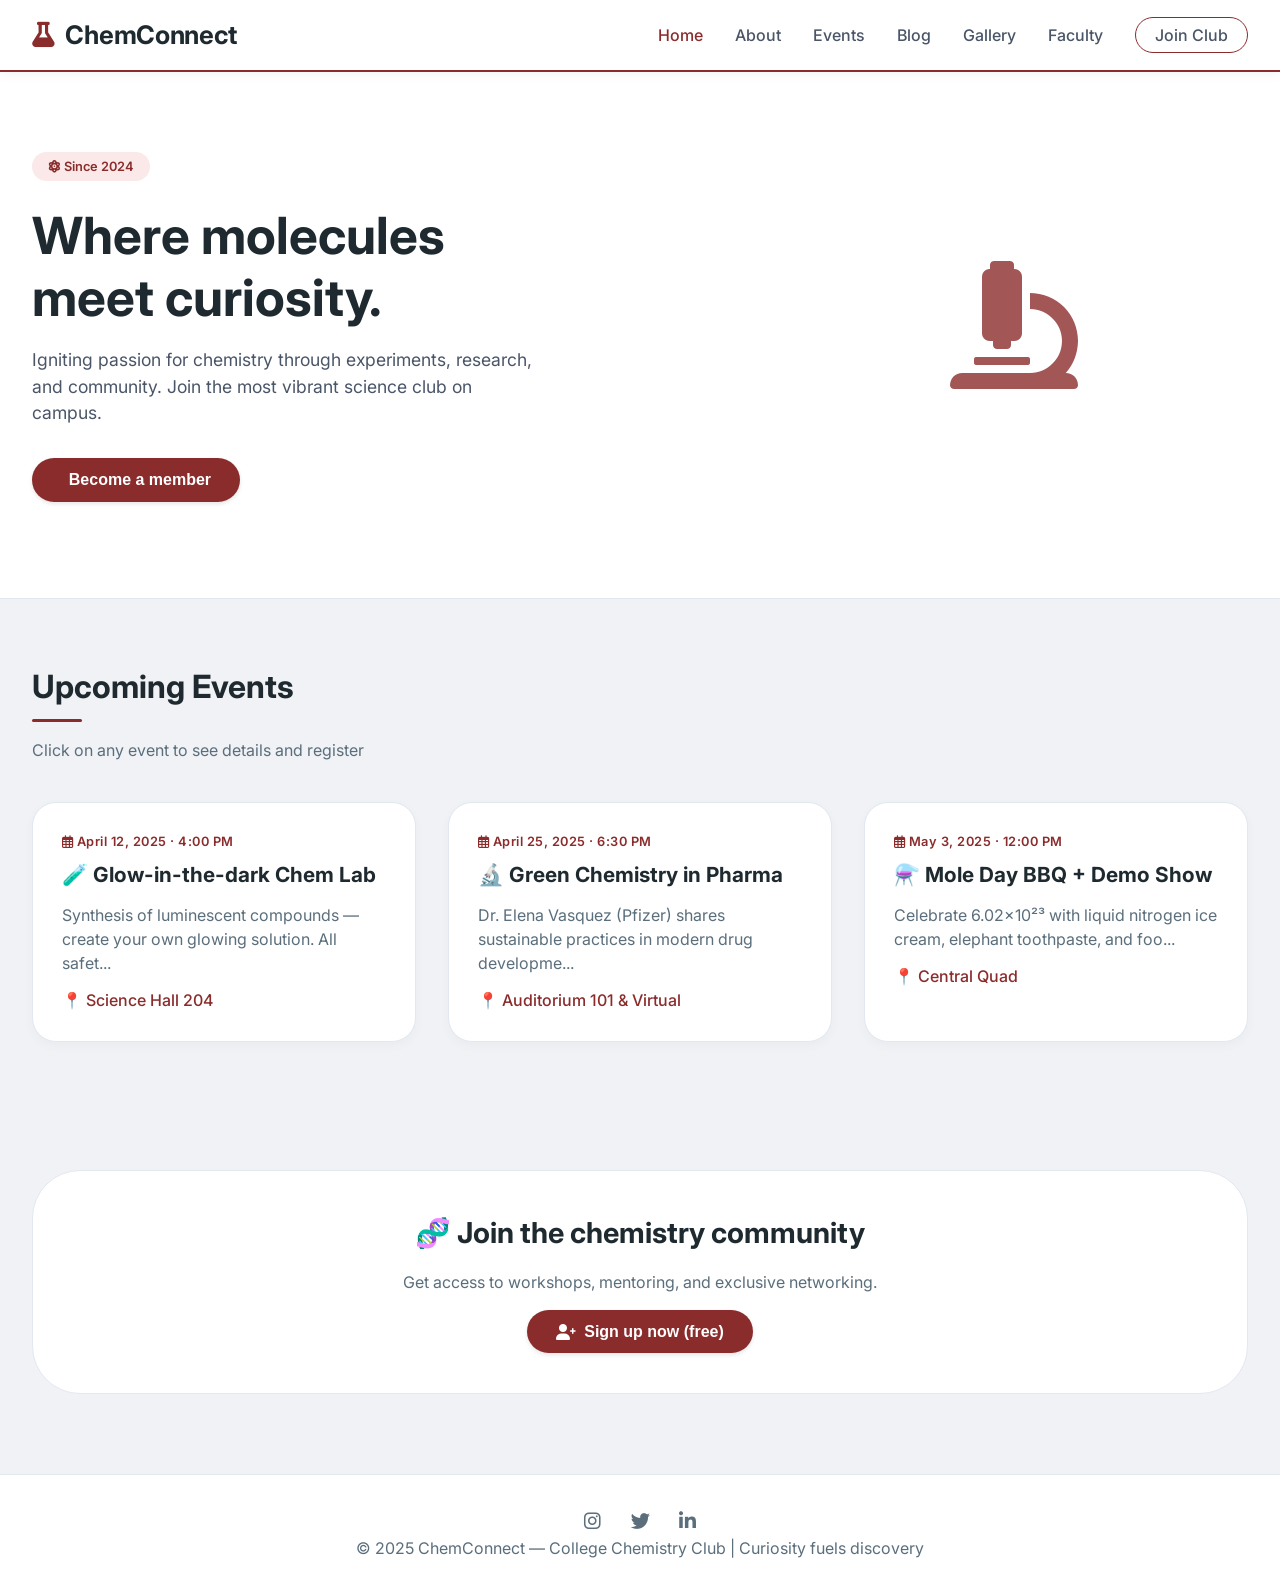
<file: index.html>
<!DOCTYPE html>
<html lang="en">
<head>
  <meta charset="UTF-8">
  <meta name="viewport" content="width=device-width, initial-scale=1.0">
  <title>ChemConnect | College Chemistry Club</title>
  <link href="https://fonts.googleapis.com/css2?family=Inter:opsz,wght@14..32,300;14..32,400;14..32,500;14..32,600;14..32,700&display=swap" rel="stylesheet">
  <link rel="stylesheet" href="https://cdnjs.cloudflare.com/ajax/libs/font-awesome/6.0.0-beta3/css/all.min.css">
  <style>
    * {
      margin: 0;
      padding: 0;
      box-sizing: border-box;
    }

    body {
      font-family: 'Inter', sans-serif;
      background-color: #f0f2f5;   /* light gray background */
      color: #1e2a2f;
      line-height: 1.5;
      scroll-behavior: smooth;
    }

    .container {
      max-width: 1280px;
      margin: 0 auto;
      padding: 0 2rem;
    }

    /* ===== Navbar ===== */
    .navbar {
      background: #ffffff;
      box-shadow: 0 2px 12px rgba(0, 0, 0, 0.05);
      position: sticky;
      top: 0;
      z-index: 100;
      padding: 1rem 0;
      border-bottom: 2px solid #8B2C2C; /* maroon accent */
    }

    .nav-container {
      display: flex;
      justify-content: space-between;
      align-items: center;
      flex-wrap: wrap;
    }

    .logo {
      font-size: 1.6rem;
      font-weight: 700;
      letter-spacing: -0.3px;
      color: #1e2a2f;
    }

    .logo i {
      color: #8B2C2C; /* maroon */
      margin-right: 6px;
    }

    .nav-links {
      display: flex;
      gap: 2rem;
      list-style: none;
      align-items: center;
    }

    .nav-links a {
      text-decoration: none;
      font-weight: 500;
      color: #4a5568;
      transition: 0.2s;
    }

    .nav-links a:hover,
    .nav-links a.active {
      color: #8B2C2C; /* maroon */
    }

    .btn-outline {
      border: 1.5px solid #8B2C2C;
      padding: 0.45rem 1.2rem;
      border-radius: 40px;
      background: transparent;
      font-weight: 500;
      transition: 0.2s;
    }

    .btn-outline:hover {
      background: #8B2C2C;
      color: white !important;
    }

    .menu-icon {
      display: none;
      font-size: 1.5rem;
      cursor: pointer;
      color: #8B2C2C;
    }

    /* ===== Hero Section ===== */
    .hero {
      padding: 5rem 0 6rem;
      background: #ffffff; /* white background for hero */
      border-bottom: 1px solid #e2e8f0;
    }

    .hero-grid {
      display: flex;
      align-items: center;
      gap: 3rem;
      flex-wrap: wrap;
      justify-content: space-between;
    }

    .hero-content {
      flex: 1.2;
    }

    .hero-badge {
      background: #fbe9e9; /* light maroon tint */
      color: #8B2C2C;
      display: inline-block;
      padding: 0.3rem 1rem;
      border-radius: 40px;
      font-size: 0.8rem;
      font-weight: 600;
      margin-bottom: 1.5rem;
    }

    .hero-content h1 {
      font-size: 3.2rem;
      font-weight: 700;
      line-height: 1.2;
      color: #1e2a2f;
      margin-bottom: 1.2rem;
    }

    .hero-content p {
      font-size: 1.1rem;
      color: #4a5568;
      max-width: 500px;
      margin-bottom: 2rem;
    }

    .btn-primary {
      background: #8B2C2C; /* maroon */
      color: white;
      border: none;
      padding: 0.8rem 1.8rem;
      border-radius: 40px;
      font-weight: 600;
      font-size: 1rem;
      cursor: pointer;
      display: inline-flex;
      align-items: center;
      gap: 8px;
      transition: all 0.2s;
      box-shadow: 0 2px 4px rgba(0, 0, 0, 0.1);
    }

    .btn-primary:hover {
      background: #6f2323; /* darker maroon */
      transform: translateY(-2px);
    }

    .hero-icon {
      flex: 0.8;
      text-align: center;
      font-size: 8rem;
      color: #8B2C2C;
      opacity: 0.8;
    }

    /* ===== Sections ===== */
    section {
      padding: 4rem 0;
    }

    .section-title {
      font-size: 2rem;
      font-weight: 700;
      margin-bottom: 1rem;
      color: #1e2a2f;
      position: relative;
      display: inline-block;
    }

    .section-title:after {
      content: '';
      display: block;
      width: 50px;
      height: 3px;
      background: #8B2C2C; /* maroon */
      border-radius: 3px;
      margin-top: 8px;
    }

    .section-sub {
      color: #5a6e7c;
      margin-bottom: 2.5rem;
      font-size: 1rem;
    }

    /* ===== Event Cards ===== */
    .grid {
      display: grid;
      grid-template-columns: repeat(auto-fill, minmax(300px, 1fr));
      gap: 2rem;
    }

    .card {
      background: #ffffff; /* white card background */
      border-radius: 24px;
      padding: 1.8rem;
      transition: 0.2s ease;
      box-shadow: 0 4px 12px rgba(0, 0, 0, 0.03);
      border: 1px solid #e2e8f0;
      cursor: pointer;
    }

    .card:hover {
      transform: translateY(-4px);
      box-shadow: 0 12px 24px rgba(0, 0, 0, 0.05);
      border-color: #8B2C2C;
    }

    .event-date {
      font-size: 0.8rem;
      font-weight: 600;
      color: #8B2C2C; /* maroon */
      letter-spacing: 0.5px;
      margin-bottom: 0.5rem;
    }

    .card h3 {
      font-size: 1.3rem;
      margin: 0.5rem 0;
      color: #1e2a2f;
    }

    .card p {
      color: #5a6e7c;
      margin: 0.8rem 0;
    }

    /* ===== Join CTA ===== */
    .join-cta {
      background: #ffffff;
      border-radius: 48px;
      padding: 2.5rem;
      text-align: center;
      border: 1px solid #e2e8f0;
    }

    /* ===== Modal ===== */
    .modal {
      display: none;
      position: fixed;
      top: 0;
      left: 0;
      width: 100%;
      height: 100%;
      background: rgba(0, 0, 0, 0.5);
      z-index: 1000;
      justify-content: center;
      align-items: center;
    }

    .modal-content {
      background: white;
      max-width: 500px;
      width: 90%;
      border-radius: 32px;
      padding: 2rem;
      position: relative;
      box-shadow: 0 20px 35px rgba(0, 0, 0, 0.2);
    }

    .close-modal {
      position: absolute;
      top: 1rem;
      right: 1.5rem;
      font-size: 1.5rem;
      cursor: pointer;
      color: #aaa;
    }

    .modal h3 {
      font-size: 1.5rem;
      margin-bottom: 1rem;
    }

    .modal input,
    .modal textarea {
      width: 100%;
      padding: 0.8rem;
      margin: 0.5rem 0;
      border-radius: 40px;
      border: 1px solid #ddd;
      font-family: inherit;
    }

    .modal button {
      background: #8B2C2C;
      color: white;
      border: none;
      padding: 0.8rem;
      border-radius: 40px;
      width: 100%;
      font-weight: 600;
      cursor: pointer;
      margin-top: 1rem;
    }

    .modal button:hover {
      background: #6f2323;
    }

    /* ===== Footer ===== */
    footer {
      background: #ffffff;
      padding: 2rem 0;
      text-align: center;
      color: #5a6e7c;
      border-top: 1px solid #e2e8f0;
      margin-top: 1rem;
    }

    .social-links a {
      color: #5a6e7c;
      margin: 0 0.8rem;
      font-size: 1.2rem;
      transition: 0.2s;
    }

    .social-links a:hover {
      color: #8B2C2C;
    }

    /* ===== Responsive ===== */
    @media (max-width: 900px) {
      .nav-links {
        display: none;
        width: 100%;
        flex-direction: column;
        gap: 1rem;
        padding-top: 1rem;
      }
      .nav-links.active {
        display: flex;
      }
      .menu-icon {
        display: block;
      }
      .hero-content h1 {
        font-size: 2rem;
      }
      .hero-icon {
        font-size: 5rem;
      }
    }
  </style>
</head>
<body>

<nav class="navbar">
  <div class="container nav-container">
    <div class="logo"><i class="fas fa-flask"></i> ChemConnect</div>
    <div class="menu-icon" id="menuToggle"><i class="fas fa-bars"></i></div>
    <ul class="nav-links" id="navLinks">
      <li><a href="index.html" class="active">Home</a></li>
      <li><a href="about.html">About</a></li>
      <li><a href="events.html">Events</a></li>
      <li><a href="blog.html">Blog</a></li>
      <li><a href="gallery.html">Gallery</a></li>
      <li><a href="faculty.html">Faculty</a></li>
      <li><a href="#join" class="btn-outline">Join Club</a></li>
    </ul>
  </div>
</nav>

<section class="hero">
  <div class="container hero-grid">
    <div class="hero-content">
      <span class="hero-badge"><i class="fas fa-atom"></i> Since 2024</span>
      <h1>Where molecules <br> meet curiosity.</h1>
      <p>Igniting passion for chemistry through experiments, research, and community. Join the most vibrant science club on campus.</p>
      <button class="btn-primary" id="heroJoinBtn"><i class="fas fa-beaker"></i> Become a member</button>
    </div>
    <div class="hero-icon"><i class="fas fa-microscope"></i></div>
  </div>
</section>

<section id="upcoming">
  <div class="container">
    <h2 class="section-title">Upcoming Events</h2>
    <p class="section-sub">Click on any event to see details and register</p>
    <div class="grid" id="upcomingEventsGrid"></div>
  </div>
</section>

<section id="join">
  <div class="container">
    <div class="join-cta">
      <h2 style="font-size: 1.8rem; color:#1e2a2f;">🧬 Join the chemistry community</h2>
      <p style="margin: 1rem auto; max-width: 500px; color:#5a6e7c;">Get access to workshops, mentoring, and exclusive networking.</p>
      <button class="btn-primary" id="finalJoinBtn"><i class="fas fa-user-plus"></i> Sign up now (free)</button>
    </div>
  </div>
</section>

<footer>
  <div class="container">
    <div class="social-links">
      <a href="#"><i class="fab fa-instagram"></i></a>
      <a href="#"><i class="fab fa-twitter"></i></a>
      <a href="#"><i class="fab fa-linkedin-in"></i></a>
    </div>
    <p>© 2025 ChemConnect — College Chemistry Club | Curiosity fuels discovery</p>
  </div>
</footer>

<!-- Modal -->
<div id="eventModal" class="modal">
  <div class="modal-content">
    <span class="close-modal" onclick="closeModal()">&times;</span>
    <h3 id="modalTitle">Event Title</h3>
    <div>
      <p><strong>Date:</strong> <span id="modalDate"></span></p>
      <p><strong>Location:</strong> <span id="modalLocation"></span></p>
      <p><strong>Description:</strong> <span id="modalDescription"></span></p>
    </div>
    <form id="registrationForm">
      <input type="hidden" id="modalEventId">
      <input type="text" id="regName" placeholder="Your Name" required>
      <input type="email" id="regEmail" placeholder="Your Email" required>
      <button type="submit">Register for this event</button>
    </form>
  </div>
</div>

<script>
  // Mobile menu toggle
  document.getElementById('menuToggle')?.addEventListener('click', () => {
    document.getElementById('navLinks').classList.toggle('active');
  });

  // Event data
  const events = [
    { id:1, title:"🧪 Glow-in-the-dark Chem Lab", date:"April 12, 2025 · 4:00 PM", location:"Science Hall 204", description:"Synthesis of luminescent compounds — create your own glowing solution. All safety gear provided." },
    { id:2, title:"🔬 Green Chemistry in Pharma", date:"April 25, 2025 · 6:30 PM", location:"Auditorium 101 & Virtual", description:"Dr. Elena Vasquez (Pfizer) shares sustainable practices in modern drug development. Q&A + networking." },
    { id:3, title:"⚗️ Mole Day BBQ + Demo Show", date:"May 3, 2025 · 12:00 PM", location:"Central Quad", description:"Celebrate 6.02x10²³ with liquid nitrogen ice cream, elephant toothpaste, and food!" }
  ];

  const grid = document.getElementById('upcomingEventsGrid');
  if (grid) {
    events.forEach(ev => {
      const card = document.createElement('div');
      card.className = 'card';
      card.innerHTML = `
        <div class="event-date"><i class="far fa-calendar-alt"></i> ${ev.date}</div>
        <h3>${ev.title}</h3>
        <p>${ev.description.substring(0, 80)}...</p>
        <span style="color:#8B2C2C; font-weight:500;">📍 ${ev.location}</span>
      `;
      card.addEventListener('click', () => openEventModal(ev));
      grid.appendChild(card);
    });
  }

  function openEventModal(event) {
    document.getElementById('modalTitle').innerText = event.title;
    document.getElementById('modalDate').innerText = event.date;
    document.getElementById('modalLocation').innerText = event.location;
    document.getElementById('modalDescription').innerText = event.description;
    document.getElementById('modalEventId').value = event.id;
    document.getElementById('eventModal').style.display = 'flex';
  }

  function closeModal() {
    document.getElementById('eventModal').style.display = 'none';
  }

  document.getElementById('registrationForm')?.addEventListener('submit', (e) => {
    e.preventDefault();
    const name = document.getElementById('regName').value.trim();
    const email = document.getElementById('regEmail').value.trim();
    if (!name || !email) {
      alert("Please enter your name and email.");
      return;
    }
    alert(`Thanks ${name}! You are registered. We'll send details to ${email}.`);
    closeModal();
    e.target.reset();
  });

  window.onclick = (event) => {
    if (event.target === document.getElementById('eventModal')) closeModal();
  };

  function handleJoin() {
    alert("🎉 Thanks for your interest! Check your college email for updates.");
  }
  document.getElementById('heroJoinBtn')?.addEventListener('click', handleJoin);
  document.getElementById('finalJoinBtn')?.addEventListener('click', handleJoin);
  document.getElementById('joinNavBtn')?.addEventListener('click', (e) => {
    e.preventDefault();
    document.getElementById('join').scrollIntoView({ behavior: 'smooth' });
    setTimeout(handleJoin, 300);
  });
</script>

</body>
</html>
</file>
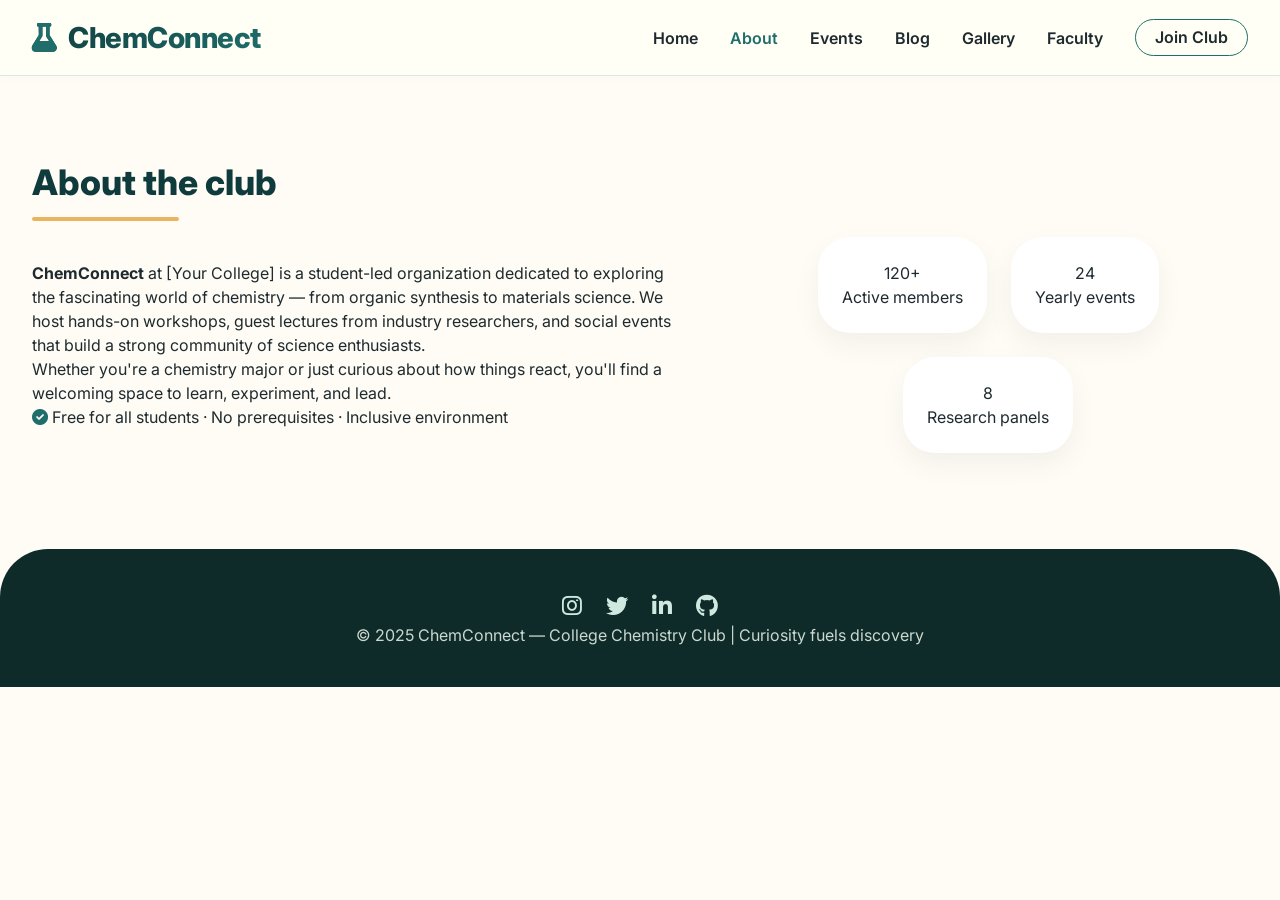
<file: about.html>
<!DOCTYPE html>
<html lang="en">
<head>
  <meta charset="UTF-8">
  <meta name="viewport" content="width=device-width, initial-scale=1.0">
  <title>ChemConnect | About</title>
  <link href="https://fonts.googleapis.com/css2?family=Inter:opsz,wght@14..32,300;14..32,400;14..32,600;14..32,700;14..32,800&display=swap" rel="stylesheet">
  <link rel="stylesheet" href="https://cdnjs.cloudflare.com/ajax/libs/font-awesome/6.0.0-beta3/css/all.min.css">
  <link rel="stylesheet" href="css/style.css">
  <link rel="apple-touch-icon" sizes="180x180" href="/apple-touch-icon.png">
  <link rel="icon" type="image/png" sizes="32x32" href="/favicon-32x32.png">
  <link rel="icon" type="image/png" sizes="16x16" href="/favicon-16x16.png">
  <link rel="manifest" href="/site.webmanifest">
</head>
<body>
<nav class="navbar">
  <div class="container nav-container">
    <div class="logo"><i class="fas fa-flask"></i> ChemConnect</div>
    <div class="menu-icon" id="menuToggle"><i class="fas fa-bars"></i></div>
    <ul class="nav-links" id="navLinks">
      <li><a href="index.html">Home</a></li>
      <li><a href="about.html" class="active">About</a></li>
      <li><a href="events.html">Events</a></li>
      <li><a href="blog.html">Blog</a></li>
      <li><a href="gallery.html">Gallery</a></li>
      <li><a href="faculty.html">Faculty</a></li>
      <li><a href="index.html#join" class="btn-outline">Join Club</a></li>
    </ul>
  </div>
</nav>

<section style="padding: 5rem 0;">
  <div class="container">
    <h2 class="section-title">About the club</h2>
    <div class="about-grid" style="display: flex; gap: 3rem; flex-wrap: wrap; align-items: center;">
      <div style="flex:1">
        <p><strong>ChemConnect</strong> at [Your College] is a student-led organization dedicated to exploring the fascinating world of chemistry — from organic synthesis to materials science. We host hands-on workshops, guest lectures from industry researchers, and social events that build a strong community of science enthusiasts.</p>
        <p>Whether you're a chemistry major or just curious about how things react, you'll find a welcoming space to learn, experiment, and lead.</p>
        <p><i class="fas fa-check-circle" style="color:#1f6e6b;"></i> Free for all students · No prerequisites · Inclusive environment</p>
      </div>
      <div style="flex:0.8; display: flex; gap: 1.5rem; flex-wrap: wrap; justify-content: center;">
        <div class="stat-card" style="background:white; padding:1.5rem; border-radius:32px; text-align:center; box-shadow:var(--shadow-sm); min-width:130px;"><div class="stat-number">120+</div><div>Active members</div></div>
        <div class="stat-card" style="background:white; padding:1.5rem; border-radius:32px; text-align:center; box-shadow:var(--shadow-sm); min-width:130px;"><div class="stat-number">24</div><div>Yearly events</div></div>
        <div class="stat-card" style="background:white; padding:1.5rem; border-radius:32px; text-align:center; box-shadow:var(--shadow-sm); min-width:130px;"><div class="stat-number">8</div><div>Research panels</div></div>
      </div>
    </div>
  </div>
</section>

<footer>
  <div class="container">
    <div class="social-links"><a href="#"><i class="fab fa-instagram"></i></a><a href="#"><i class="fab fa-twitter"></i></a><a href="#"><i class="fab fa-linkedin-in"></i></a><a href="#"><i class="fab fa-github"></i></a></div>
    <p>© 2025 ChemConnect — College Chemistry Club | Curiosity fuels discovery</p>
  </div>
</footer>
<script src="js/main.js"></script>
</body>
</html>
</file>
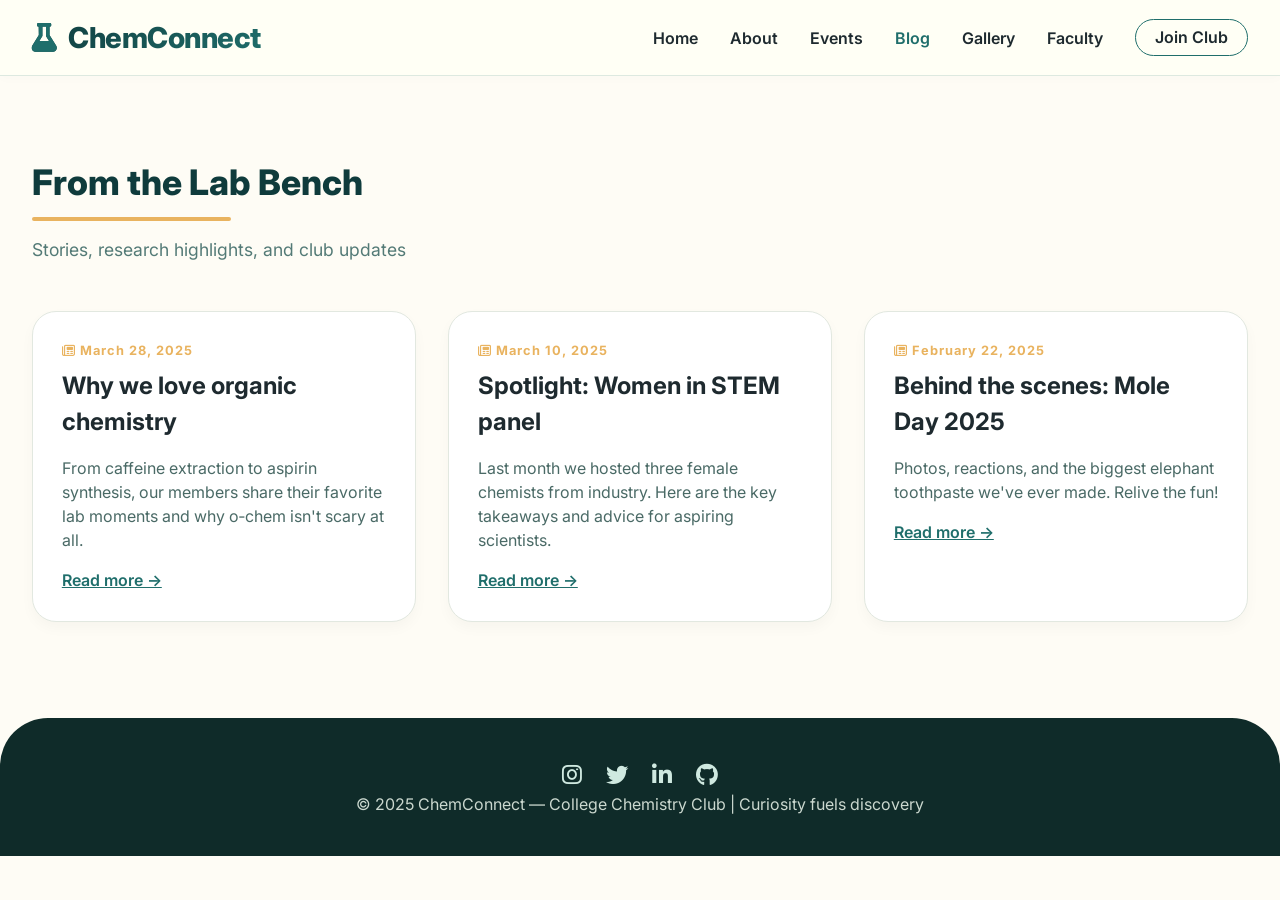
<file: blog.html>
<!DOCTYPE html>
<html lang="en">
<head>
  <meta charset="UTF-8">
  <meta name="viewport" content="width=device-width, initial-scale=1.0">
  <title>ChemConnect | Blog</title>
  <link href="https://fonts.googleapis.com/css2?family=Inter:opsz,wght@14..32,300;14..32,400;14..32,600;14..32,700;14..32,800&display=swap" rel="stylesheet">
  <link rel="stylesheet" href="https://cdnjs.cloudflare.com/ajax/libs/font-awesome/6.0.0-beta3/css/all.min.css">
  <link rel="stylesheet" href="css/style.css">
  <link rel="apple-touch-icon" sizes="180x180" href="/apple-touch-icon.png">
<link rel="icon" type="image/png" sizes="32x32" href="/favicon-32x32.png">
<link rel="icon" type="image/png" sizes="16x16" href="/favicon-16x16.png">
<link rel="manifest" href="/site.webmanifest">
</head>
<body>
<nav class="navbar">
  <div class="container nav-container">
    <div class="logo"><i class="fas fa-flask"></i> ChemConnect</div>
    <div class="menu-icon" id="menuToggle"><i class="fas fa-bars"></i></div>
    <ul class="nav-links" id="navLinks">
      <li><a href="index.html">Home</a></li>
      <li><a href="about.html">About</a></li>
      <li><a href="events.html">Events</a></li>
      <li><a href="blog.html" class="active">Blog</a></li>
      <li><a href="gallery.html">Gallery</a></li>
      <li><a href="faculty.html">Faculty</a></li>
      <li><a href="index.html#join" class="btn-outline">Join Club</a></li>
    </ul>
  </div>
</nav>

<section style="padding: 5rem 0;">
  <div class="container">
    <h2 class="section-title">From the Lab Bench</h2>
    <p class="section-sub">Stories, research highlights, and club updates</p>
    <div class="grid">
      <div class="card">
        <div class="event-date"><i class="far fa-newspaper"></i> March 28, 2025</div>
        <h3>Why we love organic chemistry</h3>
        <p>From caffeine extraction to aspirin synthesis, our members share their favorite lab moments and why o‑chem isn't scary at all.</p>
        <a href="#" style="color:#1f6e6b; font-weight:600;">Read more →</a>
      </div>
      <div class="card">
        <div class="event-date"><i class="far fa-newspaper"></i> March 10, 2025</div>
        <h3>Spotlight: Women in STEM panel</h3>
        <p>Last month we hosted three female chemists from industry. Here are the key takeaways and advice for aspiring scientists.</p>
        <a href="#" style="color:#1f6e6b; font-weight:600;">Read more →</a>
      </div>
      <div class="card">
        <div class="event-date"><i class="far fa-newspaper"></i> February 22, 2025</div>
        <h3>Behind the scenes: Mole Day 2025</h3>
        <p>Photos, reactions, and the biggest elephant toothpaste we've ever made. Relive the fun!</p>
        <a href="#" style="color:#1f6e6b; font-weight:600;">Read more →</a>
      </div>
    </div>
  </div>
</section>

<footer>
  <div class="container">
    <div class="social-links"><a href="#"><i class="fab fa-instagram"></i></a><a href="#"><i class="fab fa-twitter"></i></a><a href="#"><i class="fab fa-linkedin-in"></i></a><a href="#"><i class="fab fa-github"></i></a></div>
    <p>© 2025 ChemConnect — College Chemistry Club | Curiosity fuels discovery</p>
  </div>
</footer>
<script src="js/main.js"></script>
</body>
</html>
</file>
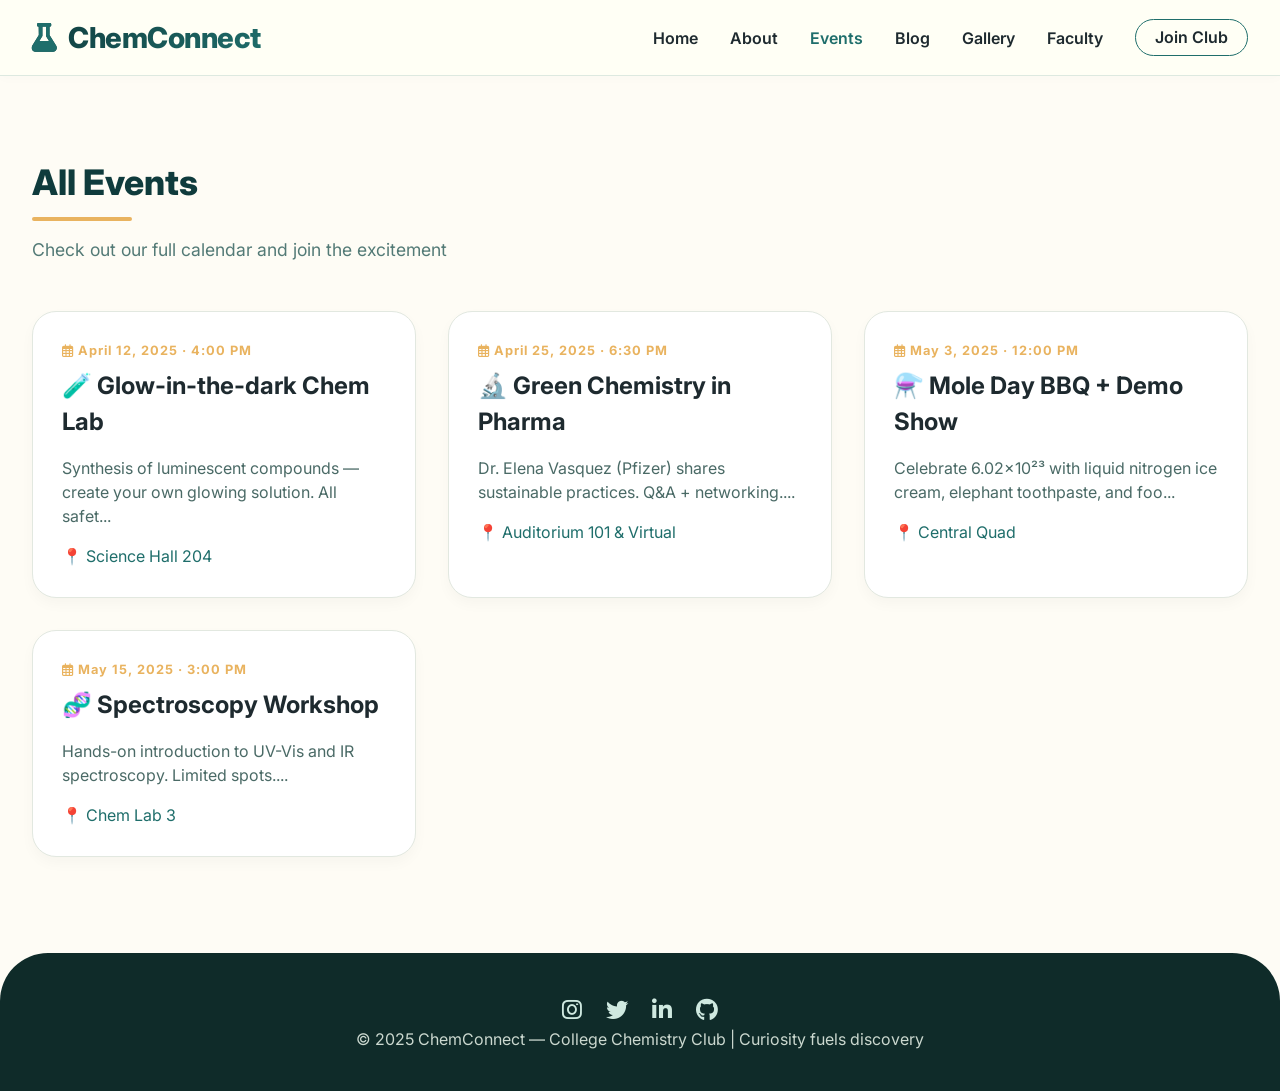
<file: event.html>
<!DOCTYPE html>
<html lang="en">
<head>
  <meta charset="UTF-8">
  <meta name="viewport" content="width=device-width, initial-scale=1.0">
  <title>ChemConnect | Events</title>
  <link href="https://fonts.googleapis.com/css2?family=Inter:opsz,wght@14..32,300;14..32,400;14..32,600;14..32,700;14..32,800&display=swap" rel="stylesheet">
  <link rel="stylesheet" href="https://cdnjs.cloudflare.com/ajax/libs/font-awesome/6.0.0-beta3/css/all.min.css">
  <link rel="stylesheet" href="css/style.css">
  <link rel="apple-touch-icon" sizes="180x180" href="/apple-touch-icon.png">
  <link rel="icon" type="image/png" sizes="32x32" href="/favicon-32x32.png">
  <link rel="icon" type="image/png" sizes="16x16" href="/favicon-16x16.png">
  <link rel="manifest" href="/site.webmanifest">
</head>
<body>
<nav class="navbar">
  <div class="container nav-container">
    <div class="logo"><i class="fas fa-flask"></i> ChemConnect</div>
    <div class="menu-icon" id="menuToggle"><i class="fas fa-bars"></i></div>
    <ul class="nav-links" id="navLinks">
      <li><a href="index.html">Home</a></li>
      <li><a href="about.html">About</a></li>
      <li><a href="events.html" class="active">Events</a></li>
      <li><a href="blog.html">Blog</a></li>
      <li><a href="gallery.html">Gallery</a></li>
      <li><a href="faculty.html">Faculty</a></li>
      <li><a href="index.html#join" class="btn-outline">Join Club</a></li>
    </ul>
  </div>
</nav>

<section style="padding: 5rem 0;">
  <div class="container">
    <h2 class="section-title">All Events</h2>
    <p class="section-sub">Check out our full calendar and join the excitement</p>
    <div class="grid" id="allEventsGrid"></div>
  </div>
</section>

<!-- Modal (same as index) -->
<div id="eventModal" class="modal">
  <div class="modal-content">
    <span class="close-modal" onclick="closeModal()">&times;</span>
    <h3 id="modalTitle">Event Title</h3>
    <div class="event-detail">
      <p><strong><i class="far fa-calendar-alt"></i> Date:</strong> <span id="modalDate"></span></p>
      <p><strong><i class="fas fa-map-marker-alt"></i> Location:</strong> <span id="modalLocation"></span></p>
      <p><strong>Description:</strong> <span id="modalDescription"></span></p>
    </div>
    <form id="registrationForm">
      <input type="hidden" id="modalEventId">
      <input type="text" id="regName" placeholder="Your Name" required>
      <input type="email" id="regEmail" placeholder="Your Email" required>
      <button type="submit">Register for this event</button>
    </form>
  </div>
</div>

<footer>
  <div class="container">
    <div class="social-links"><a href="#"><i class="fab fa-instagram"></i></a><a href="#"><i class="fab fa-twitter"></i></a><a href="#"><i class="fab fa-linkedin-in"></i></a><a href="#"><i class="fab fa-github"></i></a></div>
    <p>© 2025 ChemConnect — College Chemistry Club | Curiosity fuels discovery</p>
  </div>
</footer>

<script src="js/main.js"></script>
<script>
  const allEvents = [
    { id:1, title:"🧪 Glow-in-the-dark Chem Lab", date:"April 12, 2025 · 4:00 PM", location:"Science Hall 204", description:"Synthesis of luminescent compounds — create your own glowing solution. All safety gear provided." },
    { id:2, title:"🔬 Green Chemistry in Pharma", date:"April 25, 2025 · 6:30 PM", location:"Auditorium 101 & Virtual", description:"Dr. Elena Vasquez (Pfizer) shares sustainable practices. Q&A + networking." },
    { id:3, title:"⚗️ Mole Day BBQ + Demo Show", date:"May 3, 2025 · 12:00 PM", location:"Central Quad", description:"Celebrate 6.02x10²³ with liquid nitrogen ice cream, elephant toothpaste, and food!" },
    { id:4, title:"🧬 Spectroscopy Workshop", date:"May 15, 2025 · 3:00 PM", location:"Chem Lab 3", description:"Hands-on introduction to UV-Vis and IR spectroscopy. Limited spots." }
  ];
  const grid = document.getElementById('allEventsGrid');
  allEvents.forEach(ev => {
    const card = document.createElement('div');
    card.className = 'card';
    card.style.cursor = 'pointer';
    card.innerHTML = `
      <div class="event-date"><i class="far fa-calendar-alt"></i> ${ev.date}</div>
      <h3>${ev.title}</h3>
      <p>${ev.description.substring(0, 80)}...</p>
      <span style="color:#1f6e6b;">📍 ${ev.location}</span>
    `;
    card.addEventListener('click', () => openEventModal(ev));
    grid.appendChild(card);
  });
</script>
</body>
</html>
</file>
<file: css/style.css>
/* ===== GLOBAL STYLES ===== */
* {
  margin: 0;
  padding: 0;
  box-sizing: border-box;
}

body {
  font-family: 'Inter', sans-serif;
  background-color: #fefcf5;
  color: #1e2a2f;
  line-height: 1.5;
  scroll-behavior: smooth;
}

:root {
  --primary-deep: #0f3b3c;
  --primary-accent: #1f6e6b;
  --secondary-mint: #cfe9e0;
  --warm-accent: #e9b35f;
  --light-bg: #ffffff;
  --gray-soft: #f4f2ec;
  --shadow-sm: 0 12px 28px rgba(0, 0, 0, 0.05);
  --border-radius: 28px;
  --card-radius: 24px;
}

.container {
  max-width: 1280px;
  margin: 0 auto;
  padding: 0 2rem;
}

/* Navigation */
.navbar {
  background: rgba(255, 255, 245, 0.96);
  backdrop-filter: blur(12px);
  box-shadow: 0 2px 12px rgba(0, 0, 0, 0.02);
  position: sticky;
  top: 0;
  z-index: 100;
  padding: 1rem 0;
  border-bottom: 1px solid rgba(31, 110, 107, 0.15);
}

.nav-container {
  display: flex;
  justify-content: space-between;
  align-items: center;
  flex-wrap: wrap;
}

.logo {
  font-size: 1.8rem;
  font-weight: 800;
  letter-spacing: -0.5px;
  background: linear-gradient(135deg, #0f3b3c 0%, #1f6e6b 100%);
  background-clip: text;
  -webkit-background-clip: text;
  color: transparent;
}

.logo i {
  background: none;
  color: #1f6e6b;
  margin-right: 6px;
}

.nav-links {
  display: flex;
  gap: 2rem;
  list-style: none;
  align-items: center;
}

.nav-links a {
  text-decoration: none;
  font-weight: 600;
  color: #1e2a2f;
  transition: 0.2s;
}

.nav-links a:hover,
.nav-links a.active {
  color: #1f6e6b;
}

.btn-outline {
  border: 1.5px solid #1f6e6b;
  padding: 0.45rem 1.2rem;
  border-radius: 40px;
  background: transparent;
  font-weight: 600;
  transition: 0.2s;
}

.btn-outline:hover {
  background: #1f6e6b;
  color: white !important;
}

.menu-icon {
  display: none;
  font-size: 1.8rem;
  cursor: pointer;
  color: #0f3b3c;
}

/* Hero Section */
.hero {
  background: linear-gradient(125deg, #f6faf7 0%, #eef3ee 100%);
  padding: 4rem 0 5rem 0;
  border-bottom-left-radius: 48px;
  border-bottom-right-radius: 48px;
}

.hero-grid {
  display: flex;
  align-items: center;
  gap: 3rem;
  flex-wrap: wrap;
  justify-content: space-between;
}

.hero-content {
  flex: 1.2;
}

.hero-badge {
  background: #e9b35f20;
  color: #b4602e;
  display: inline-block;
  padding: 0.3rem 1rem;
  border-radius: 40px;
  font-size: 0.85rem;
  font-weight: 600;
  margin-bottom: 1.5rem;
}

.hero-content h1 {
  font-size: 3.5rem;
  font-weight: 800;
  line-height: 1.2;
  color: #0f3b3c;
  margin-bottom: 1.2rem;
}

.hero-content p {
  font-size: 1.2rem;
  color: #2d4a4b;
  max-width: 550px;
  margin-bottom: 2rem;
}

.btn-primary {
  background: #1f6e6b;
  color: white;
  border: none;
  padding: 0.9rem 2rem;
  border-radius: 50px;
  font-weight: 700;
  font-size: 1rem;
  cursor: pointer;
  display: inline-flex;
  align-items: center;
  gap: 8px;
  box-shadow: 0 4px 10px rgba(31, 110, 107, 0.3);
  transition: all 0.2s;
}

.btn-primary:hover {
  background: #0f5a57;
  transform: translateY(-3px);
}

.hero-icon {
  flex: 0.9;
  text-align: center;
  font-size: 12rem;
  color: #cfe9e0;
  text-shadow: 0 12px 22px rgba(0, 0, 0, 0.05);
}

/* Section styling */
section {
  padding: 5rem 0;
}

.section-title {
  font-size: 2.2rem;
  font-weight: 800;
  margin-bottom: 1rem;
  color: #0f3b3c;
  position: relative;
  display: inline-block;
}

.section-title:after {
  content: '';
  display: block;
  width: 60%;
  height: 4px;
  background: #e9b35f;
  border-radius: 4px;
  margin-top: 8px;
}

.section-sub {
  color: #537a76;
  margin-bottom: 3rem;
  font-size: 1.1rem;
}

/* Cards Grid */
.grid {
  display: grid;
  grid-template-columns: repeat(auto-fill, minmax(300px, 1fr));
  gap: 2rem;
  margin-top: 1rem;
}

.card {
  background: white;
  border-radius: var(--card-radius);
  padding: 1.8rem;
  transition: 0.25s ease;
  box-shadow: 0 6px 14px rgba(0, 0, 0, 0.03);
  border: 1px solid #e2e8e0;
}

.card:hover {
  transform: translateY(-6px);
  box-shadow: 0 20px 30px -12px rgba(31, 110, 107, 0.15);
  border-color: #cfe9e0;
}

.event-date {
  font-size: 0.8rem;
  font-weight: 700;
  color: #e9b35f;
  letter-spacing: 1px;
  margin-bottom: 0.5rem;
}

.card h3 {
  font-size: 1.5rem;
  margin: 0.5rem 0;
}

.card p {
  color: #4a6a66;
  margin: 1rem 0;
}

/* Officers / Faculty */
.officers-grid,
.faculty-grid {
  display: flex;
  flex-wrap: wrap;
  gap: 2rem;
  justify-content: center;
}

.officer-card,
.faculty-card {
  background: white;
  border-radius: 40px;
  padding: 1.8rem 1.5rem;
  text-align: center;
  width: 220px;
  transition: all 0.2s;
  box-shadow: 0 6px 12px rgba(0, 0, 0, 0.03);
  border: 1px solid #eef1e8;
}

.avatar-icon {
  font-size: 3.8rem;
  background: #cfe9e0;
  width: 90px;
  height: 90px;
  display: flex;
  align-items: center;
  justify-content: center;
  border-radius: 100px;
  margin: 0 auto 1rem auto;
  color: #1f6e6b;
}

.name {
  font-weight: 800;
  font-size: 1.2rem;
}

.role {
  color: #e9b35f;
  font-weight: 600;
  font-size: 0.85rem;
  margin-top: 6px;
}

/* Gallery */
.gallery-grid {
  display: grid;
  grid-template-columns: repeat(auto-fill, minmax(280px, 1fr));
  gap: 1.8rem;
}

.gallery-item {
  background: white;
  border-radius: 28px;
  overflow: hidden;
  box-shadow: var(--shadow-sm);
  transition: 0.2s;
}

.gallery-item:hover {
  transform: scale(1.02);
}

.gallery-item img {
  width: 100%;
  height: 200px;
  object-fit: cover;
  display: block;
}

.gallery-caption {
  padding: 1rem;
  text-align: center;
  font-weight: 500;
  background: white;
}

/* Modal (for event details & registration) */
.modal {
  display: none;
  position: fixed;
  top: 0;
  left: 0;
  width: 100%;
  height: 100%;
  background: rgba(0, 0, 0, 0.7);
  z-index: 1000;
  justify-content: center;
  align-items: center;
}

.modal-content {
  background: white;
  max-width: 550px;
  width: 90%;
  border-radius: 36px;
  padding: 2rem;
  position: relative;
  animation: fadeInUp 0.3s;
}

.close-modal {
  position: absolute;
  top: 1rem;
  right: 1.5rem;
  font-size: 1.8rem;
  cursor: pointer;
  color: #888;
}

.modal h3 {
  font-size: 1.8rem;
  margin-bottom: 1rem;
}

.modal .event-detail {
  margin: 1.5rem 0;
}

.modal input,
.modal textarea {
  width: 100%;
  padding: 0.8rem;
  margin: 0.5rem 0;
  border-radius: 50px;
  border: 1px solid #ddd;
  font-family: inherit;
}

.modal button {
  background: #1f6e6b;
  color: white;
  border: none;
  padding: 0.8rem;
  border-radius: 50px;
  width: 100%;
  font-weight: bold;
  cursor: pointer;
  margin-top: 1rem;
}

@keyframes fadeInUp {
  from {
    opacity: 0;
    transform: translateY(30px);
  }
  to {
    opacity: 1;
    transform: translateY(0);
  }
}

/* Footer */
footer {
  background: #0f2b29;
  color: #cbd8cf;
  padding: 2.5rem 0;
  text-align: center;
  margin-top: 1rem;
  border-top-left-radius: 48px;
  border-top-right-radius: 48px;
}

.social-links a {
  color: #cfe9e0;
  margin: 0 12px;
  font-size: 1.4rem;
  transition: 0.2s;
}

.social-links a:hover {
  color: #e9b35f;
}

/* Responsive */
@media (max-width: 900px) {
  .nav-links {
    display: none;
    width: 100%;
    flex-direction: column;
    gap: 1rem;
    padding: 1.5rem 0 0.5rem;
  }
  .nav-links.active {
    display: flex;
  }
  .menu-icon {
    display: block;
  }
  .hero-content h1 {
    font-size: 2.3rem;
  }
  .hero-icon {
    font-size: 7rem;
  }
  .container {
    padding: 0 1.5rem;
  }
  .section-title {
    font-size: 1.8rem;
  }
}
</file>
